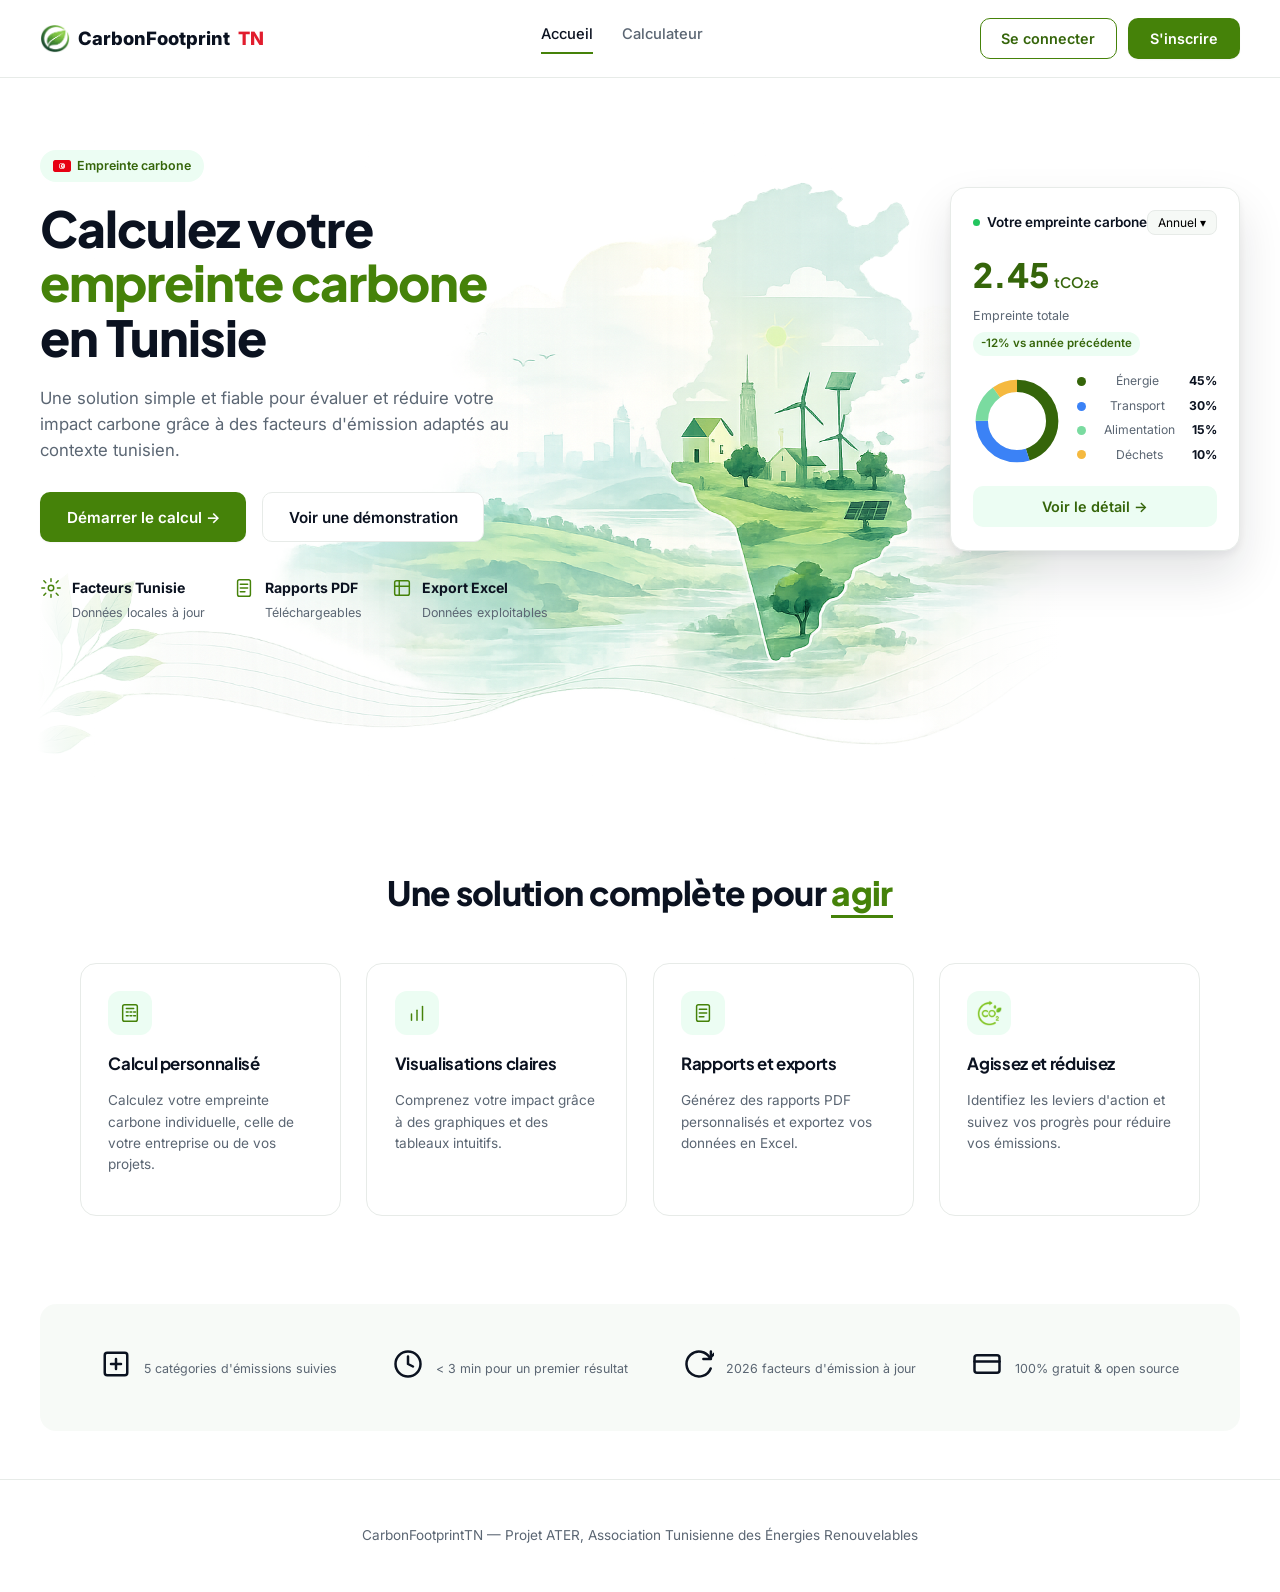
<file: index.html>
<!DOCTYPE html>
<html lang="fr">
<head>
<meta charset="UTF-8">
<meta name="viewport" content="width=device-width, initial-scale=1">
<title>CarbonFootprintTN — Calculez votre empreinte carbone</title>
<link rel="preconnect" href="https://fonts.googleapis.com">
<link href="https://fonts.googleapis.com/css2?family=Plus+Jakarta+Sans:wght@500;600;700;800&family=Inter:wght@400;500;600&display=swap" rel="stylesheet">
<link rel="stylesheet" href="css/home.css">
</head>
<body>

<header class="nav">
  <div class="nav__brand">
    <img src="assets/logo-icon.webp" class="brand-icon" alt="">
    CarbonFootprint<span class="text-red">TN</span>
  </div>
  <nav class="nav__links">
    <a href="index.html" class="active">Accueil</a>
    <a href="calculateur.html">Calculateur</a>
  </nav>
  <div class="nav__actions" id="navActions">
    <button class="btn btn--outline" id="loginBtn" onclick="window.location.href='connexion.html'">Se connecter</button>
    <button class="btn btn--primary" id="signupBtn" onclick="window.location.href='inscription.html'">S'inscrire</button>
  </div>
</header>

<section class="hero">
  <div class="hero__bg" aria-hidden="true"><img src="assets/hero-illustration.png" alt=""></div>
  <div class="hero__left">
    <span class="eyebrow-pill">
      <svg viewBox="0 0 24 16" class="flag-icon" aria-hidden="true" xmlns="http://www.w3.org/2000/svg">
        <rect width="24" height="16" rx="2" fill="#E70013"/>
        <circle cx="12" cy="8" r="4" fill="#fff"/>
        <circle cx="12" cy="8" r="3.2" fill="#E70013"/>
        <circle cx="13" cy="8" r="2.6" fill="#fff"/>
        <path d="M13 6.2 l 1.06 3.26 -2.77 -2.02 h 3.42 l -2.77 2.02 z" fill="#E70013"/>
      </svg>
      Empreinte carbone
    </span>
    <h1>Calculez votre<br><span class="text-green">empreinte carbone</span><br>en Tunisie</h1>
    <p class="hero__lead">
      Une solution simple et fiable pour évaluer et réduire votre impact carbone
      grâce à des facteurs d'émission adaptés au contexte tunisien.
    </p>
    <div class="hero__actions">
      <button class="btn btn--primary btn--lg" id="startBtn">Démarrer le calcul →</button>
      <button class="btn btn--ghost btn--lg" id="demoBtn">Voir une démonstration</button>
    </div>
    <p class="hero__hint hidden" id="authHint">🔒 La connexion arrive à la prochaine étape.</p>

    <div class="hero__features">
      <div class="feature-mini">
        <svg viewBox="0 0 24 24" class="icon-line"><circle cx="12" cy="12" r="3"/><path d="M12 2v3M12 19v3M4.2 4.2l2.1 2.1M17.7 17.7l2.1 2.1M2 12h3M19 12h3M4.2 19.8l2.1-2.1M17.7 6.3l2.1-2.1"/></svg>
        <div><strong>Facteurs Tunisie</strong><span>Données locales à jour</span></div>
      </div>
      <div class="feature-mini">
        <svg viewBox="0 0 24 24" class="icon-line"><rect x="5" y="3" width="14" height="18" rx="2"/><path d="M8 8h8M8 12h8M8 16h5"/></svg>
        <div><strong>Rapports PDF</strong><span>Téléchargeables</span></div>
      </div>
      <div class="feature-mini">
        <svg viewBox="0 0 24 24" class="icon-line"><rect x="4" y="4" width="16" height="16" rx="2"/><path d="M4 10h16M9 4v16"/></svg>
        <div><strong>Export Excel</strong><span>Données exploitables</span></div>
      </div>
    </div>
  </div>

  <div class="hero__right">
    <div class="dashboard-card reveal" id="heroCard">
      <div class="dashboard-card__header">
        <span><i class="live-dot"></i>Votre empreinte carbone</span>
        <button class="dropdown-mini" id="periodToggle" type="button">Annuel ▾</button>
      </div>
      <div class="dashboard-card__value"><span id="heroValue">0.00</span><small>tCO₂e</small></div>
      <div class="dashboard-card__sub">
        <span id="heroSubLabel">Empreinte totale</span>
        <span class="badge badge--down" id="heroBadge">-12% vs année précédente</span>
      </div>

      <div class="dashboard-card__chart">
        <svg viewBox="0 0 100 100" class="donut-svg">
          <circle cx="50" cy="50" r="40" fill="none" stroke="#EEF2EE" stroke-width="14"/>
          <g transform="rotate(-90 50 50)">
            <circle cx="50" cy="50" r="40" fill="none" stroke="#35650A" stroke-width="14" stroke-dasharray="0 251.2" id="segEnergie"/>
            <circle cx="50" cy="50" r="40" fill="none" stroke="#3B82F6" stroke-width="14" stroke-dasharray="0 251.2" id="segTransport"/>
            <circle cx="50" cy="50" r="40" fill="none" stroke="#7ADBA0" stroke-width="14" stroke-dasharray="0 251.2" id="segAlimentation"/>
            <circle cx="50" cy="50" r="40" fill="none" stroke="#F5B93F" stroke-width="14" stroke-dasharray="0 251.2" id="segDechets"/>
          </g>
        </svg>
        <ul class="legend">
          <li><i class="dot dot--1"></i>Énergie <b id="pctEnergie">45%</b></li>
          <li><i class="dot dot--2"></i>Transport <b id="pctTransport">30%</b></li>
          <li><i class="dot dot--3"></i>Alimentation <b id="pctAlimentation">15%</b></li>
          <li><i class="dot dot--4"></i>Déchets <b id="pctDechets">10%</b></li>
        </ul>
      </div>
      <button class="btn btn--block" id="heroDetailBtn">Voir le détail →</button>
    </div>
  </div>
</section>

<section class="solution reveal">
  <h2>Une solution complète pour <span class="text-green underline">agir</span></h2>
  <div class="solution__grid">
    <article class="feature-card reveal">
      <div class="feature-card__icon">
        <svg viewBox="0 0 24 24" class="icon-line icon-line--onbrand"><rect x="4" y="3" width="16" height="18" rx="2"/><path d="M8 7h8M8 11h2M12 11h2M16 11h2M8 15h2M12 15h2M16 15h2"/></svg>
      </div>
      <h3>Calcul personnalisé</h3>
      <p>Calculez votre empreinte carbone individuelle, celle de votre entreprise ou de vos projets.</p>
    </article>
    <article class="feature-card reveal">
      <div class="feature-card__icon">
        <svg viewBox="0 0 24 24" class="icon-line icon-line--onbrand"><line x1="6" y1="20" x2="6" y2="13"/><line x1="12" y1="20" x2="12" y2="9"/><line x1="18" y1="20" x2="18" y2="5"/></svg>
      </div>
      <h3>Visualisations claires</h3>
      <p>Comprenez votre impact grâce à des graphiques et des tableaux intuitifs.</p>
    </article>
    <article class="feature-card reveal">
      <div class="feature-card__icon">
        <svg viewBox="0 0 24 24" class="icon-line icon-line--onbrand"><rect x="5" y="3" width="14" height="18" rx="2"/><path d="M8 8h8M8 12h8M8 16h5"/></svg>
      </div>
      <h3>Rapports et exports</h3>
      <p>Générez des rapports PDF personnalisés et exportez vos données en Excel.</p>
    </article>
    <article class="feature-card reveal">
      <div class="feature-card__icon">
        <img src="assets/co2-icon.webp" class="icon-line icon-line--onbrand icon-img" alt="">
      </div>
      <h3>Agissez et réduisez</h3>
      <p>Identifiez les leviers d'action et suivez vos progrès pour réduire vos émissions.</p>
    </article>
  </div>
</section>

<section class="stats-bar reveal">
  <div class="stat-item">
    <div class="stat-item__icon">
      <svg viewBox="0 0 24 24" fill="none" stroke="currentColor" stroke-width="2" stroke-linecap="round" stroke-linejoin="round">
        <rect x="3" y="3" width="18" height="18" rx="2" ry="2"/>
        <line x1="12" y1="8" x2="12" y2="16"/>
        <line x1="8" y1="12" x2="16" y2="12"/>
      </svg>
    </div>
    <div class="stat-item__content">
      <span class="stat-item__number">5</span>
      <span class="stat-item__label">catégories d'émissions suivies</span>
    </div>
  </div>

  <div class="stat-item">
    <div class="stat-item__icon">
      <svg viewBox="0 0 24 24" fill="none" stroke="currentColor" stroke-width="2" stroke-linecap="round" stroke-linejoin="round">
        <circle cx="12" cy="12" r="10"/>
        <polyline points="12 6 12 12 16 14"/>
      </svg>
    </div>
    <div class="stat-item__content">
      <span class="stat-item__number">&lt; 3 min</span>
      <span class="stat-item__label">pour un premier résultat</span>
    </div>
  </div>

  <div class="stat-item">
    <div class="stat-item__icon">
      <svg viewBox="0 0 24 24" fill="none" stroke="currentColor" stroke-width="2" stroke-linecap="round" stroke-linejoin="round">
        <path d="M21.5 2v6h-6"/>
        <path d="M21.34 15.57a10 10 0 1 1-.57-8.38l5.67-5.67"/>
      </svg>
    </div>
    <div class="stat-item__content">
      <span class="stat-item__number">2026</span>
      <span class="stat-item__label">facteurs d'émission à jour</span>
    </div>
  </div>

  <div class="stat-item">
    <div class="stat-item__icon">
      <svg viewBox="0 0 24 24" fill="none" stroke="currentColor" stroke-width="2" stroke-linecap="round" stroke-linejoin="round">
        <rect x="2" y="5" width="20" height="14" rx="2"/>
        <line x1="2" y1="10" x2="22" y2="10"/>
      </svg>
    </div>
    <div class="stat-item__content">
      <span class="stat-item__number">100%</span>
      <span class="stat-item__label">gratuit &amp; open source</span>
    </div>
  </div>
</section>

<footer>
  <p>CarbonFootprintTN — Projet ATER, Association Tunisienne des Énergies Renouvelables</p>
</footer>

<script src="js/session.js"></script>
<script src="js/home.js"></script>
</body>
</html>
</file>
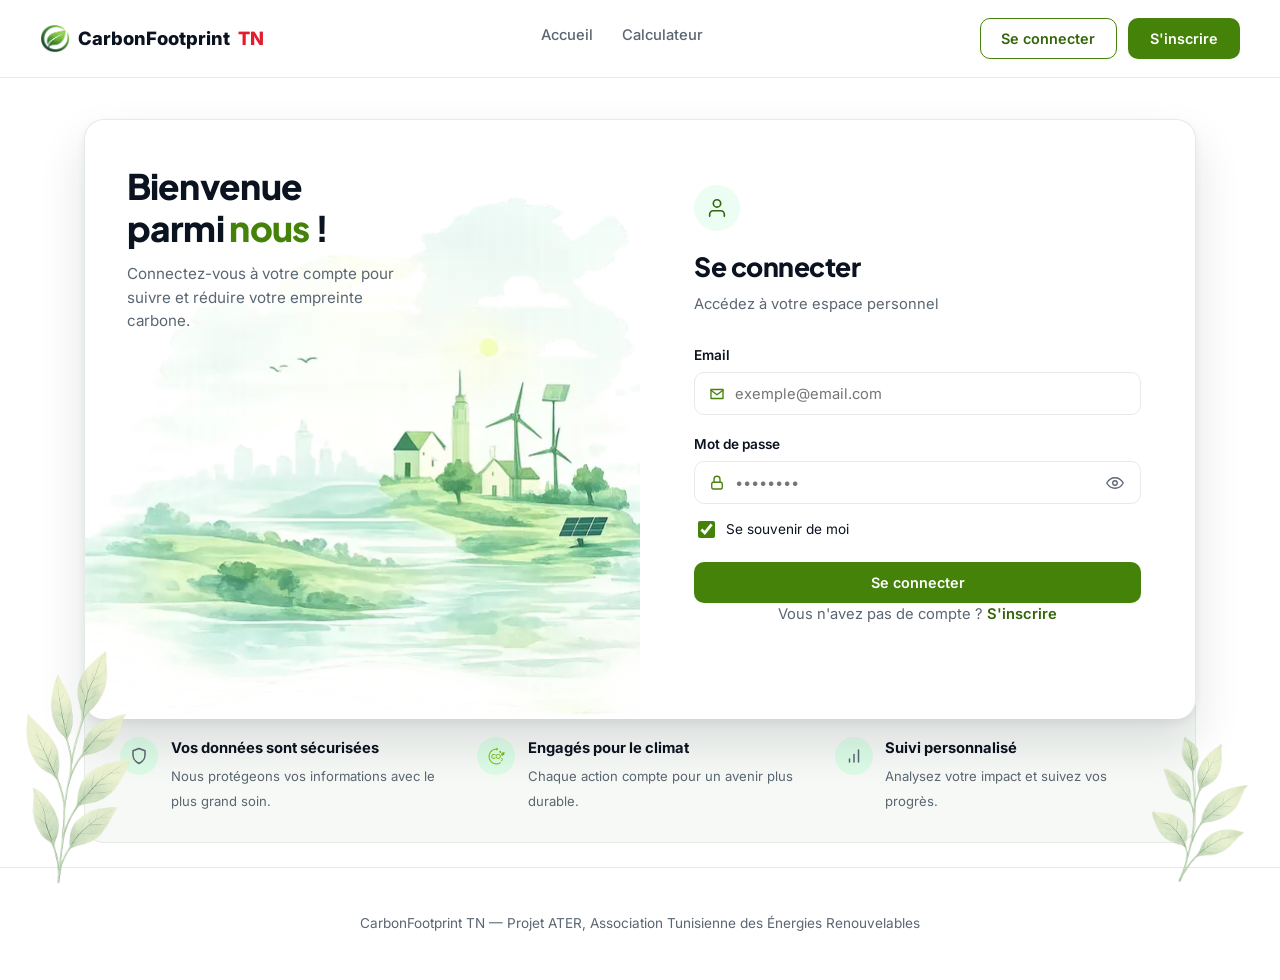
<file: calculateur.html>
<!DOCTYPE html>
<html lang="fr">
<head>
<meta charset="UTF-8">
<meta name="viewport" content="width=device-width, initial-scale=1">
<title>Calculateur — CarbonFootprint TN</title>
<link rel="preconnect" href="https://fonts.googleapis.com">
<link href="https://fonts.googleapis.com/css2?family=Plus+Jakarta+Sans:wght@600;700;800&family=Inter:wght@400;500;600&display=swap" rel="stylesheet">
<link rel="stylesheet" href="css/home.css">
<link rel="stylesheet" href="css/calculator.css">
</head>
<body class="app">

<div class="app-shell">

  <aside class="sidebar">
    <div class="sidebar__brand">
      <img src="assets/logo-icon.webp" class="brand-icon" alt="">
      CarbonFootprint<span class="text-red">TN</span>
    </div>
    <nav class="sidebar__nav">
      <a href="calculateur.html" class="sidebar__link is-active">
        <svg class="icon-line" viewBox="0 0 24 24"><rect x="4" y="4" width="16" height="16" rx="2"/><path d="M8 9h8M8 13h8M8 17h4"/></svg>
        Calculateur
      </a>
      <a href="#" class="sidebar__link" id="historyLink">
        <svg class="icon-line" viewBox="0 0 24 24"><circle cx="12" cy="12" r="9"/><path d="M12 7v5l3 3"/></svg>
        Historique
      </a>
    </nav>

    <div class="sidebar__help">
      <img src="assets/co2-icon.webp" class="icon-line icon-img" alt="">
      <strong>Besoin d'aide ?</strong>
      <span>Les facteurs d'émission utilisés sont détaillés dans le rapport PDF de chaque calcul.</span>
    </div>

    <button class="sidebar__logout" id="logoutBtn">
      <svg class="icon-line" viewBox="0 0 24 24"><path d="M9 21H5a2 2 0 0 1-2-2V5a2 2 0 0 1 2-2h4"/><path d="M16 17l5-5-5-5M21 12H9"/></svg>
      Déconnexion
    </button>
  </aside>

  <div class="app-main">
    <header class="app-topbar">
      <a href="index.html" class="app-topbar__link">Accueil</a>
      <div class="app-topbar__actions">
        <div class="account" id="accountMenu">
          <button class="account__trigger" id="accountTrigger">
            <span class="account__avatar" id="accountAvatar">--</span>
            <span id="accountName">Mon compte</span>
            <svg viewBox="0 0 24 24" class="icon-line account__chevron"><path d="M6 9l6 6 6-6"/></svg>
          </button>
          <div class="account__menu hidden" id="accountDropdown">
            <button type="button" id="logoutBtn2">Se déconnecter</button>
          </div>
        </div>
      </div>
    </header>

    <div class="app-content">
      <div class="app-content__main">

        <h1>Calculateur d'empreinte carbone</h1>
        <p class="app-subtitle">Répondez aux questions ci-dessous pour estimer votre empreinte carbone. Les facteurs d'émission utilisés sont adaptés au contexte tunisien.</p>

        <div class="toolbar">
          <div class="profile-toggle" id="profileToggle">
            <button type="button" class="profile-toggle__btn is-active" data-value="individu">Individu</button>
            <button type="button" class="profile-toggle__btn" data-value="entreprise">Entreprise</button>
            <button type="button" class="profile-toggle__btn" data-value="projet">Projet</button>
          </div>
          <input type="text" id="label" class="label-input" placeholder="Nom du calcul (optionnel)">
        </div>

        <div class="stepper" id="stepper"></div>

        <form id="calcForm">

          <section class="q-card" id="questionCard"></section>

          <section class="q-card hidden" id="resultsCard">
            <div class="q-card__header">
              <div class="wizard-question__icon-chip"><svg class="q-card__icon" viewBox="0 0 24 24"><line x1="6" y1="20" x2="6" y2="13"/><line x1="12" y1="20" x2="12" y2="9"/><line x1="18" y1="20" x2="18" y2="5"/></svg></div>
              <div><h2>Résultats</h2><p>Le détail de votre empreinte carbone estimée</p></div>
            </div>
            <div id="resultsPlaceholder" class="results-placeholder">Cliquez sur "Calculer mon empreinte" pour voir votre résultat détaillé.</div>
            <div id="resultsDetail" class="hidden">
              <table id="breakdownTable">
                <thead><tr><th>Catégorie</th><th>kg CO₂e</th><th>%</th></tr></thead>
                <tbody></tbody>
              </table>
              <p class="advice" id="advice"></p>
              <div class="results-actions">
                <button class="btn btn--outline" id="downloadPdfBtn" type="button">
  📄 Télécharger le rapport PDF
</button>

<button class="btn btn--outline" id="downloadExcelBtn" type="button">
  📊 Exporter en Excel
</button>
              </div>
            </div>
          </section>

        </form>

        <div class="q-card__note trust-note">🛡️ Vos données sont sécurisées et utilisées uniquement pour le calcul de votre empreinte carbone.</div>

        <div class="wizard__nav">
          <button type="button" class="btn btn--ghost" id="prevBtn">← Précédent</button>
          <button type="button" class="btn btn--primary" id="nextBtn">Suivant →</button>
        </div>

      </div>

      <aside class="app-content__side">
        <div class="recap-card">
          <div class="recap-card__header">
            <span>Récapitulatif</span>
            <span class="badge badge--live" id="recapBadge">En cours</span>
          </div>
          <div class="recap-card__progress-row">
            <span>Progression</span>
            <span id="recapProgress">1 / 5</span>
          </div>
          <div class="wizard__progress"><div class="wizard__progress-bar" id="progressBar"></div></div>

          <p class="recap-card__label">Émissions estimées</p>
          <div class="recap-card__value"><span id="liveTotal">0</span><small>tCO₂e</small></div>
          <p class="recap-card__sub" id="recapSub">Estimation partielle</p>

          <div class="recap-card__chart">
            <svg viewBox="0 0 100 100" class="donut-svg" id="liveDonut">
              <circle cx="50" cy="50" r="40" fill="none" stroke="#EEF2EE" stroke-width="14"/>
            </svg>
            <ul class="legend" id="liveLegend"></ul>
          </div>
          <button type="button" class="btn btn--block" id="viewDetailBtn" disabled>Voir le détail →</button>
        </div>

        <div class="tip-card">
          <img src="assets/co2-icon.webp" class="icon-line icon-img" alt="">
          <strong>Chaque geste compte !</strong>
          <span>Ensemble, réduisons notre impact pour un avenir durable en Tunisie.</span>
        </div>
      </aside>
    </div>
  </div>
</div>

<div class="modal hidden" id="historyModal">
  <div class="modal__backdrop" id="historyBackdrop"></div>
  <div class="modal__panel">
    <div class="modal__header">
      <h2>Historique des calculs</h2>
      <button type="button" class="modal__close" id="historyCloseBtn" aria-label="Fermer">✕</button>
    </div>
    <div class="modal__body" id="historyBody">
      <p class="results-placeholder">Chargement…</p>
    </div>
  </div>
</div>

<script src="js/session.js"></script>
<script src="js/calculator.js"></script>
</body>
</html>
</file>
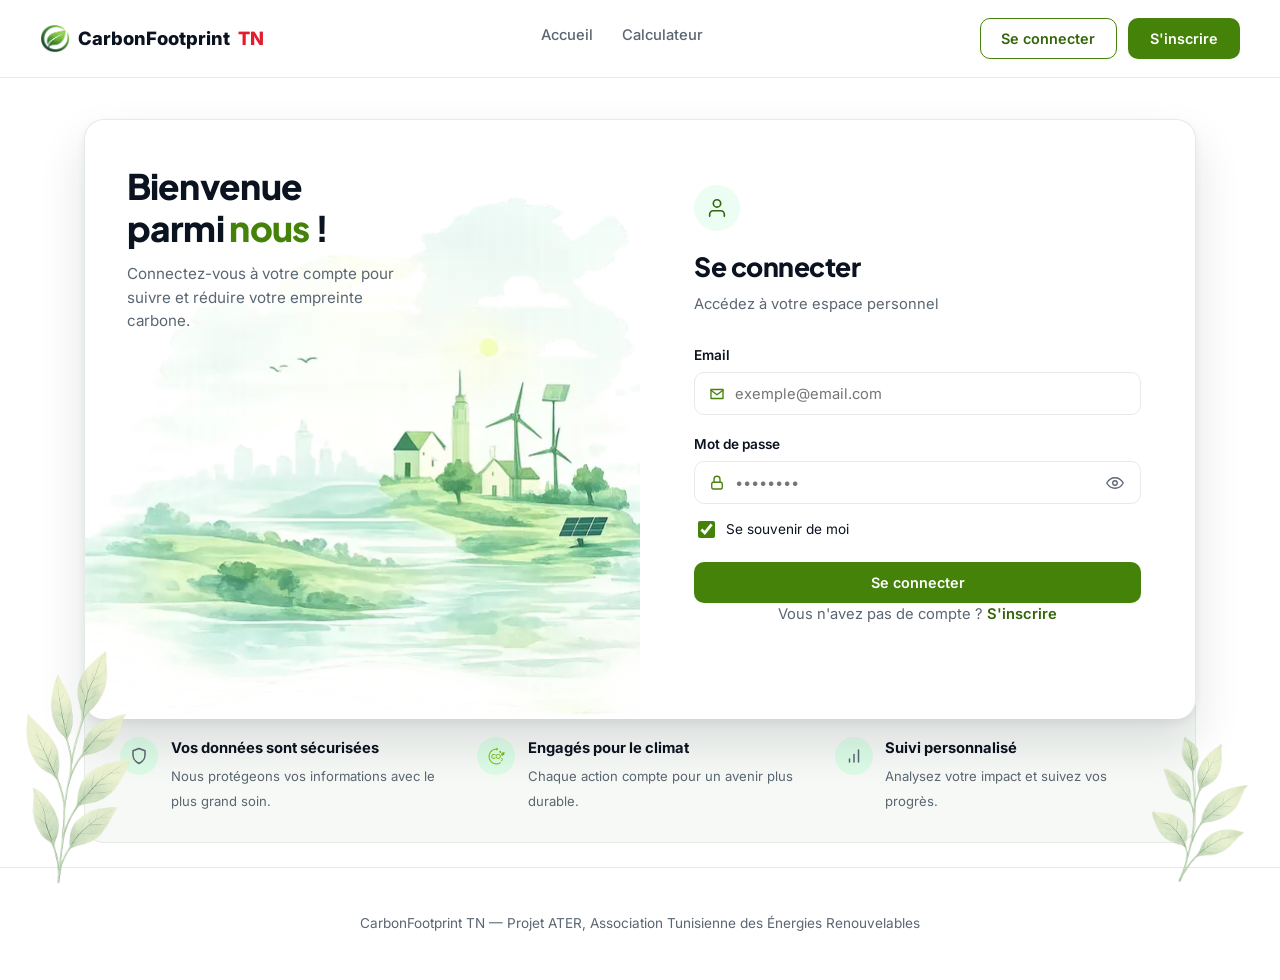
<file: connexion.html>
<!DOCTYPE html>
<html lang="fr">
<head>
<meta charset="UTF-8">
<meta name="viewport" content="width=device-width, initial-scale=1">
<title>Se connecter — CarbonFootprint TN</title>
<link rel="preconnect" href="https://fonts.googleapis.com">
<link href="https://fonts.googleapis.com/css2?family=Plus+Jakarta+Sans:wght@500;600;700;800&family=Inter:wght@400;500;600&display=swap" rel="stylesheet">
<link rel="stylesheet" href="css/home.css">
<link rel="stylesheet" href="css/auth.css">
<link rel="stylesheet" href="css/login.css">
</head>
<body class="auth-page-body">

<header class="nav">
  <div class="nav__brand">
    <img src="assets/logo-icon.webp" class="brand-icon" alt="">
    CarbonFootprint<span class="text-red">TN</span>
  </div>
  <nav class="nav__links">
    <a href="index.html">Accueil</a>
    <a href="calculateur.html">Calculateur</a>
  </nav>
  <div class="nav__actions">
    <button class="btn btn--outline" id="loginBtn">Se connecter</button>
    <button class="btn btn--primary" id="signupBtn" onclick="window.location.href='inscription.html'">S'inscrire</button>
  </div>
</header>

<main class="login-wrap">

  <img class="corner-leaf corner-leaf--left" src="assets/leaf-left.webp" alt="" aria-hidden="true">
  <img class="corner-leaf corner-leaf--right" src="assets/leaf-right.webp" alt="" aria-hidden="true">

  <div class="login-panel">

    <!-- Colonne illustration + accroche -->
    <div class="login-panel__illustration">
      <h1>Bienvenue<br>parmi <span class="text-green">nous</span> !</h1>
      <p>Connectez-vous à votre compte pour suivre et réduire votre empreinte carbone.</p>
    </div>

    <!-- Colonne formulaire -->
    <div class="login-panel__form">
      <div class="auth-icon-badge">
        <svg viewBox="0 0 24 24" fill="none" stroke="currentColor" stroke-width="1.8" stroke-linecap="round" stroke-linejoin="round"><path d="M20 21v-2a4 4 0 0 0-4-4H8a4 4 0 0 0-4 4v2"/><circle cx="12" cy="7" r="4"/></svg>
      </div>
      <h1>Se connecter</h1>
      <p>Accédez à votre espace personnel</p>

      <div class="form-banner form-banner--error" id="formError" role="alert">
        <svg viewBox="0 0 24 24" fill="none" stroke="currentColor" stroke-width="1.8" stroke-linecap="round" stroke-linejoin="round"><circle cx="12" cy="12" r="9"/><line x1="12" y1="8" x2="12" y2="13"/><line x1="12" y1="16" x2="12.01" y2="16"/></svg>
        <span id="formErrorText">Email ou mot de passe incorrect.</span>
      </div>

      <form id="loginForm" novalidate>
        <div class="field" id="emailField">
          <label for="email">Email</label>
          <div class="field__control">
            <svg class="field-icon" viewBox="0 0 24 24" fill="none" stroke="currentColor" stroke-width="1.8" stroke-linecap="round" stroke-linejoin="round"><path d="M4 6h16v12H4z"/><path d="m4 7 8 6 8-6"/></svg>
            <input type="email" id="email" name="email" placeholder="exemple@email.com" autocomplete="email" required>
          </div>
          <p class="field__error">Veuillez saisir une adresse email valide.</p>
        </div>

        <div class="field" id="passwordField">
          <label for="password">Mot de passe</label>
          <div class="field__control">
            <svg class="field-icon" viewBox="0 0 24 24" fill="none" stroke="currentColor" stroke-width="1.8" stroke-linecap="round" stroke-linejoin="round"><rect x="5" y="11" width="14" height="9" rx="2"/><path d="M8 11V7a4 4 0 0 1 8 0v4"/></svg>
            <input type="password" id="password" name="password" class="has-toggle" placeholder="••••••••" autocomplete="current-password" required>
            <button type="button" class="field__toggle" data-toggle-for="password" aria-label="Afficher le mot de passe">
              <svg viewBox="0 0 24 24" fill="none" stroke="currentColor" stroke-width="1.8" stroke-linecap="round" stroke-linejoin="round"><path d="M1 12s4-7 11-7 11 7 11 7-4 7-11 7-11-7-11-7z"/><circle cx="12" cy="12" r="3"/></svg>
            </button>
          </div>
          <p class="field__error">Veuillez saisir votre mot de passe.</p>
        </div>

        <div class="field-row">
          <label class="checkbox-inline">
            <input type="checkbox" id="rememberMe" name="rememberMe" checked>
            Se souvenir de moi
          </label>
        </div>

        <button type="submit" class="btn btn--primary auth-submit" id="submitBtn">
          <span class="spinner"></span>
          <span class="auth-submit__label">Se connecter</span>
        </button>
      </form>

      <p class="auth-switch">Vous n'avez pas de compte ? <a href="inscription.html">S'inscrire</a></p>
    </div>

  </div>

  <div class="trust-bar">
    <div class="trust-item">
      <span class="trust-item__icon">
        <svg viewBox="0 0 24 24" fill="none" stroke="currentColor" stroke-width="2" stroke-linecap="round" stroke-linejoin="round"><path d="M12 22s8-4 8-11V5l-8-3-8 3v6c0 7 8 11 8 11z"/></svg>
      </span>
      <div>
        <strong>Vos données sont sécurisées</strong>
        <span>Nous protégeons vos informations avec le plus grand soin.</span>
      </div>
    </div>
    <div class="trust-item">
      <span class="trust-item__icon">
        <img src="assets/co2-icon.webp" class="icon-img" alt="">
      </span>
      <div>
        <strong>Engagés pour le climat</strong>
        <span>Chaque action compte pour un avenir plus durable.</span>
      </div>
    </div>
    <div class="trust-item">
      <span class="trust-item__icon">
        <svg viewBox="0 0 24 24" fill="none" stroke="currentColor" stroke-width="2" stroke-linecap="round" stroke-linejoin="round"><line x1="12" y1="20" x2="12" y2="10"/><line x1="18" y1="20" x2="18" y2="4"/><line x1="6" y1="20" x2="6" y2="16"/></svg>
      </span>
      <div>
        <strong>Suivi personnalisé</strong>
        <span>Analysez votre impact et suivez vos progrès.</span>
      </div>
    </div>
  </div>

</main>

<footer>
  <p>CarbonFootprint TN — Projet ATER, Association Tunisienne des Énergies Renouvelables</p>
</footer>

<script src="js/session.js"></script>
<script src="js/login.js"></script>
</body>
</html>
</file>
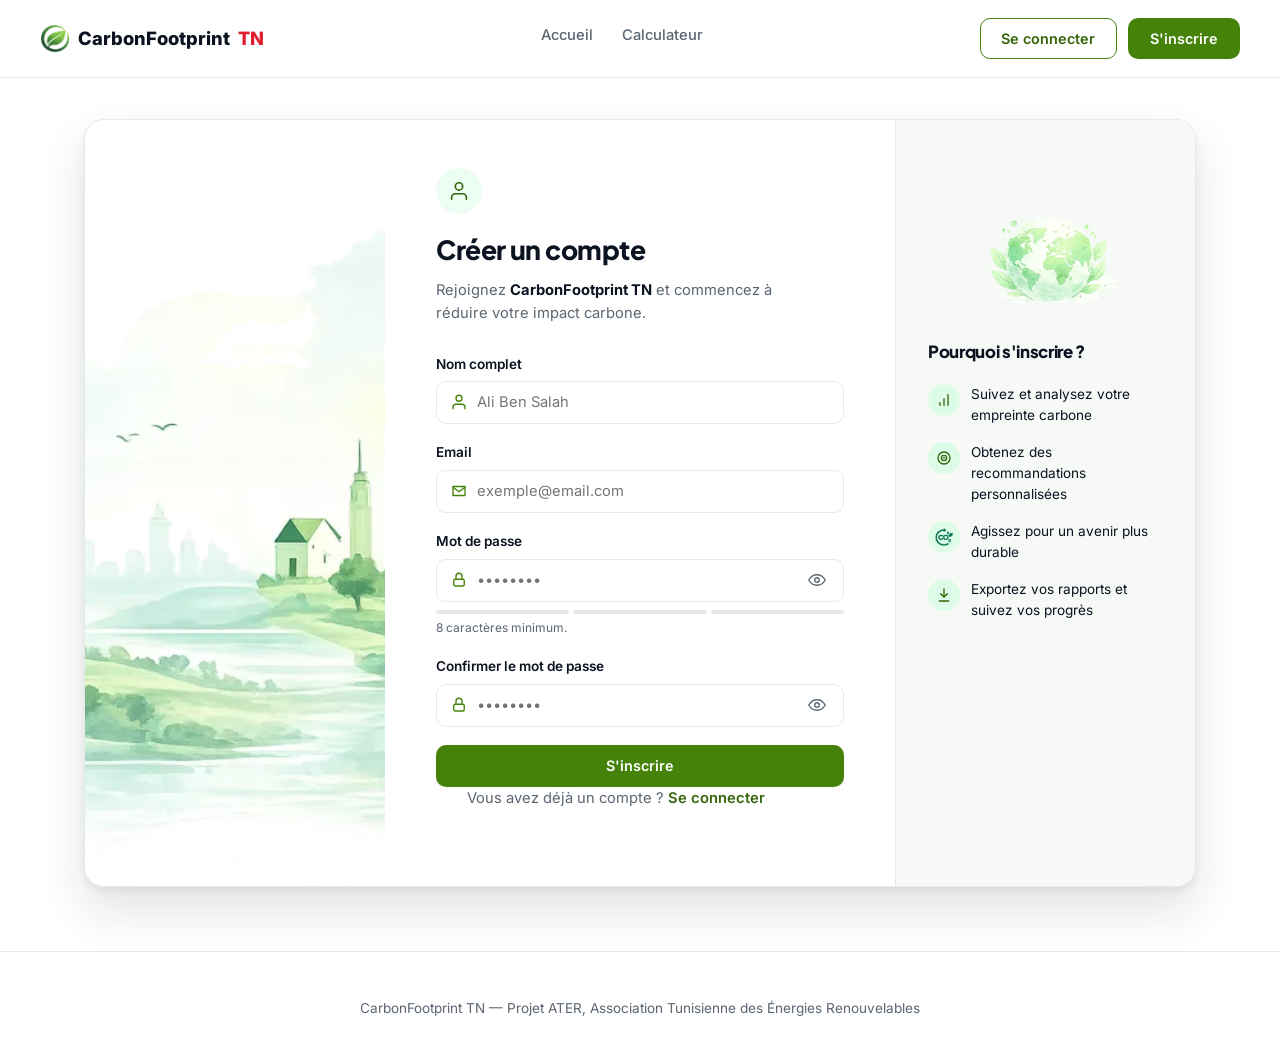
<file: inscription.html>
<!DOCTYPE html>
<html lang="fr">
<head>
<meta charset="UTF-8">
<meta name="viewport" content="width=device-width, initial-scale=1">
<title>S'inscrire — CarbonFootprint TN</title>
<link rel="preconnect" href="https://fonts.googleapis.com">
<link href="https://fonts.googleapis.com/css2?family=Plus+Jakarta+Sans:wght@500;600;700;800&family=Inter:wght@400;500;600&display=swap" rel="stylesheet">
<link rel="stylesheet" href="css/home.css">
<link rel="stylesheet" href="css/auth.css">
</head>
<body class="auth-page-body">

<header class="nav">
  <div class="nav__brand">
    <img src="assets/logo-icon.webp" class="brand-icon" alt="">
    CarbonFootprint<span class="text-red">TN</span>
  </div>
  <nav class="nav__links">
    <a href="index.html">Accueil</a>
    <a href="calculateur.html">Calculateur</a>
  </nav>
  <div class="nav__actions">
    <button class="btn btn--outline" id="loginBtn">Se connecter</button>
    <button class="btn btn--primary" id="signupBtn">S'inscrire</button>
  </div>
</header>

<main class="auth-wrap">
  <div class="auth-panel">

    <!-- Colonne illustration -->
    <div class="auth-panel__illustration" role="presentation" aria-hidden="true"></div>

    <!-- Colonne formulaire -->
    <div class="auth-panel__form">
      <div class="auth-icon-badge">
        <svg viewBox="0 0 24 24" fill="none" stroke="currentColor" stroke-width="1.8" stroke-linecap="round" stroke-linejoin="round"><path d="M20 21v-2a4 4 0 0 0-4-4H8a4 4 0 0 0-4 4v2"/><circle cx="12" cy="7" r="4"/></svg>
      </div>
      <h1>Créer un compte</h1>
      <p>Rejoignez <strong>CarbonFootprint TN</strong> et commencez à réduire votre impact carbone.</p>

      <div class="form-banner form-banner--error" id="formError" role="alert">
        <svg viewBox="0 0 24 24" fill="none" stroke="currentColor" stroke-width="1.8" stroke-linecap="round" stroke-linejoin="round"><circle cx="12" cy="12" r="9"/><line x1="12" y1="8" x2="12" y2="13"/><line x1="12" y1="16" x2="12.01" y2="16"/></svg>
        <span id="formErrorText">Une erreur est survenue. Veuillez réessayer.</span>
      </div>

      <div class="form-banner form-banner--success" id="formSuccess" role="status">
        <svg viewBox="0 0 24 24" fill="none" stroke="currentColor" stroke-width="1.8" stroke-linecap="round" stroke-linejoin="round"><path d="M20 6 9 17l-5-5"/></svg>
        <span>Compte créé avec succès ! Redirection…</span>
      </div>

      <form id="signupForm" novalidate>
        <div class="field" id="fullNameField">
          <label for="fullName">Nom complet</label>
          <div class="field__control">
            <svg class="field-icon" viewBox="0 0 24 24" fill="none" stroke="currentColor" stroke-width="1.8" stroke-linecap="round" stroke-linejoin="round"><path d="M20 21v-2a4 4 0 0 0-4-4H8a4 4 0 0 0-4 4v2"/><circle cx="12" cy="7" r="4"/></svg>
            <input type="text" id="fullName" name="fullName" placeholder="Ali Ben Salah" autocomplete="name" required>
          </div>
          <p class="field__error">Veuillez saisir votre nom complet.</p>
        </div>

        <div class="field" id="emailField">
          <label for="email">Email</label>
          <div class="field__control">
            <svg class="field-icon" viewBox="0 0 24 24" fill="none" stroke="currentColor" stroke-width="1.8" stroke-linecap="round" stroke-linejoin="round"><path d="M4 4h16v16H4z" opacity="0"/><path d="M4 6h16v12H4z"/><path d="m4 7 8 6 8-6"/></svg>
            <input type="email" id="email" name="email" placeholder="exemple@email.com" autocomplete="email" required>
          </div>
          <p class="field__error">Veuillez saisir une adresse email valide.</p>
        </div>

        <div class="field" id="passwordField">
          <label for="password">Mot de passe</label>
          <div class="field__control">
            <svg class="field-icon" viewBox="0 0 24 24" fill="none" stroke="currentColor" stroke-width="1.8" stroke-linecap="round" stroke-linejoin="round"><rect x="5" y="11" width="14" height="9" rx="2"/><path d="M8 11V7a4 4 0 0 1 8 0v4"/></svg>
            <input type="password" id="password" name="password" class="has-toggle" placeholder="••••••••" autocomplete="new-password" minlength="8" required>
            <button type="button" class="field__toggle" data-toggle-for="password" aria-label="Afficher le mot de passe">
              <svg viewBox="0 0 24 24" fill="none" stroke="currentColor" stroke-width="1.8" stroke-linecap="round" stroke-linejoin="round"><path d="M1 12s4-7 11-7 11 7 11 7-4 7-11 7-11-7-11-7z"/><circle cx="12" cy="12" r="3"/></svg>
            </button>
          </div>
          <div class="password-strength" id="pwStrength" data-level="0">
            <i></i><i></i><i></i>
          </div>
          <p class="field__hint">8 caractères minimum.</p>
          <p class="field__error">Le mot de passe doit contenir au moins 8 caractères.</p>
        </div>

        <div class="field" id="confirmField">
          <label for="confirmPassword">Confirmer le mot de passe</label>
          <div class="field__control">
            <svg class="field-icon" viewBox="0 0 24 24" fill="none" stroke="currentColor" stroke-width="1.8" stroke-linecap="round" stroke-linejoin="round"><rect x="5" y="11" width="14" height="9" rx="2"/><path d="M8 11V7a4 4 0 0 1 8 0v4"/></svg>
            <input type="password" id="confirmPassword" name="confirmPassword" class="has-toggle" placeholder="••••••••" autocomplete="new-password" required>
            <button type="button" class="field__toggle" data-toggle-for="confirmPassword" aria-label="Afficher le mot de passe">
              <svg viewBox="0 0 24 24" fill="none" stroke="currentColor" stroke-width="1.8" stroke-linecap="round" stroke-linejoin="round"><path d="M1 12s4-7 11-7 11 7 11 7-4 7-11 7-11-7-11-7z"/><circle cx="12" cy="12" r="3"/></svg>
            </button>
          </div>
          <p class="field__error">Les mots de passe ne correspondent pas.</p>
        </div>

        <button type="submit" class="btn btn--primary auth-submit" id="submitBtn">
          <span class="spinner"></span>
          <span class="auth-submit__label">S'inscrire</span>
        </button>
      </form>

      <p class="auth-switch">Vous avez déjà un compte ? <a href="connexion.html">Se connecter</a></p>
    </div>

    <!-- Colonne bénéfices -->
    <div class="auth-panel__benefits">
      <img src="assets/auth-globe.webp" alt="Illustration d'un globe entouré de feuilles vertes">
      <h2>Pourquoi s'inscrire ?</h2>
      <ul class="benefit-list">
        <li>
          <span class="benefit-list__icon">
            <svg viewBox="0 0 24 24" fill="none" stroke="currentColor" stroke-width="2" stroke-linecap="round" stroke-linejoin="round"><line x1="12" y1="20" x2="12" y2="10"/><line x1="18" y1="20" x2="18" y2="4"/><line x1="6" y1="20" x2="6" y2="16"/></svg>
          </span>
          Suivez et analysez votre empreinte carbone
        </li>
        <li>
          <span class="benefit-list__icon">
            <svg viewBox="0 0 24 24" fill="none" stroke="currentColor" stroke-width="2" stroke-linecap="round" stroke-linejoin="round"><circle cx="12" cy="12" r="9"/><circle cx="12" cy="12" r="4"/><circle cx="12" cy="12" r=".5" fill="currentColor"/></svg>
          </span>
          Obtenez des recommandations personnalisées
        </li>
        <li>
          <span class="benefit-list__icon">
            <img src="assets/co2-icon.webp" class="icon-img" alt="CO2 Icon">
          </span>
          Agissez pour un avenir plus durable
        </li>
        <li>
          <span class="benefit-list__icon">
            <svg viewBox="0 0 24 24" fill="none" stroke="currentColor" stroke-width="2" stroke-linecap="round" stroke-linejoin="round"><path d="M12 3v12"/><path d="m7 10 5 5 5-5"/><path d="M5 21h14"/></svg>
          </span>
          Exportez vos rapports et suivez vos progrès
        </li>
      </ul>
    </div>

  </div>
</main>

<footer>
  <p>CarbonFootprint TN — Projet ATER, Association Tunisienne des Énergies Renouvelables</p>
</footer>
<script src="js/session.js"></script>
<script src="js/auth.js"></script>
</body>
</html>
</file>
<file: css/home.css>
:root{
  --green-600:#458209;
  --green-700:#35650A;
  --green-50:#ECFDF3;
  --green-100:#DCFCE7;
  --blue:#3B82F6;
  --light-green:#7ADBA0;
  --gold:#F5B93F;
  --red:#E11D2E;
  --ink:#0B1220;
  --ink-soft:#5B6673;
  --line:#E7EBE8;
  --paper:#FFFFFF;
  --bg-soft:#F6F9F6;
  --radius:16px;
  --shadow-sm:0 1px 2px rgba(16,24,32,.04);
  --shadow-md:0 1px 2px rgba(16,24,32,.04), 0 8px 24px rgba(16,24,32,.08);
  --shadow-lg:0 4px 8px rgba(16,24,32,.06), 0 24px 48px rgba(16,24,32,.12);
}

*{box-sizing:border-box;}
body{
  margin:0;color:var(--ink);font-family:'Inter',sans-serif;line-height:1.55;-webkit-font-smoothing:antialiased;overflow-x:hidden;
  background-color:var(--paper);
}
h1,h2,h3{font-family:'Plus Jakarta Sans',sans-serif;margin:0;letter-spacing:-0.02em;}
.hidden{display:none !important;}
.text-green{color:var(--green-600);}
.text-red{color:var(--red);}
.underline{border-bottom:3px solid var(--green-600);padding-bottom:2px;}
button{cursor:pointer;font-family:inherit;}
:focus-visible{outline:3px solid var(--gold);outline-offset:2px;}

.icon-line{width:22px;height:22px;fill:none;stroke:currentColor;stroke-width:1.6;stroke-linecap:round;stroke-linejoin:round;color:var(--green-600);}
.icon-line--solid{fill:currentColor;stroke:none;}
.icon-line--onbrand{color:#fff;width:22px;height:22px;}

/* NAV */
.nav{display:flex;align-items:center;justify-content:space-between;padding:1.1rem 2.5rem;border-bottom:1px solid var(--line);position:sticky;top:0;background:rgba(255,255,255,.9);backdrop-filter:blur(8px);z-index:10;}
.nav__brand{display:flex;align-items:center;gap:.5rem;font-weight:800;font-size:1.15rem;}
.brand-icon{width:30px;height:30px;object-fit:contain;}
.nav__links{display:flex;gap:1.8rem;font-size:.92rem;font-weight:500;}
.nav__links a{text-decoration:none;color:var(--ink-soft);padding-bottom:6px;transition:color .15s ease;}
.nav__links a:hover{color:var(--ink);}
.nav__links a.active{color:var(--ink);border-bottom:2px solid var(--green-600);}
.nav__actions{display:flex;gap:.7rem;}
@media (max-width:900px){.nav__links{display:none;}}

/* BUTTONS */
.btn{border-radius:10px;padding:.7rem 1.3rem;font-weight:600;font-size:.9rem;border:1px solid transparent;transition:transform .15s ease, box-shadow .15s ease, background .15s ease;}
.btn:hover{transform:translateY(-1px);}
.btn:disabled{opacity:.45;cursor:not-allowed;transform:none;}
.btn--primary{background:var(--green-600);color:#fff;box-shadow:var(--shadow-sm);}
.btn--primary:hover{background:#35650A;box-shadow:var(--shadow-md);}
.btn--outline{background:#fff;color:var(--green-700);border-color:var(--green-600);}
.btn--ghost{background:#fff;color:var(--ink);border-color:var(--line);}
.btn--lg{padding:.9rem 1.6rem;font-size:.95rem;}
.btn--block{width:100%;background:var(--green-50);color:var(--green-700);margin-top:1rem;}
.btn--block:hover{background:var(--green-100);}

/* HERO */
.hero{position:relative;height:auto;display:flex;gap:3.5rem;align-items:center;padding:4.5rem 2.5rem calc(9rem + 10px);max-width:1900px;margin:0 auto;flex-wrap:wrap;overflow:hidden;}
.hero::before{
  content:"";position:absolute;inset:0;z-index:0;pointer-events:none;
  background-image:
    linear-gradient(180deg, rgba(255,255,255,.40), rgba(255,255,255,.15) 45%, rgba(255,255,255,.2) 75%, #fff),
    linear-gradient(90deg, rgba(255,255,255,-10) 55%, rgba(255,255,255,.10) 82%, #fff 100%);
  background-repeat:no-repeat;
  background-size:cover, cover;
}
.hero__bg{
  position:absolute;
  right:3%;
  left: 3%;
  top:10%;
  bottom:0;
  width:80%;
  z-index:0;
  pointer-events:none;
  display:flex;
  align-items:center;
}
.hero__bg img{width:100%;height:auto;display:block;object-fit:contain;}
.hero__bg::after{
  content:"";position:absolute;inset:0;pointer-events:none;
  background-image:linear-gradient(90deg, #fff 0%, rgba(255,255,255,0) 18%, rgba(255,255,255,0) 82%, #fff 100%);
}
.hero__left{flex:1 1 460px;position:relative;z-index:2;}
.eyebrow-pill{display:inline-flex;align-items:center;background:var(--green-50);color:var(--green-700);font-size:.78rem;font-weight:600;padding:.4rem .8rem;border-radius:999px;margin-bottom:1.2rem;}
.flag-icon{width:18px;height:12px;margin-right:.4rem;border-radius:2px;flex-shrink:0;}
.hero h1{font-size:3.1rem;font-weight:800;line-height:1.1;margin-bottom:1.3rem;}
.hero__lead{color:var(--ink-soft);font-size:1.05rem;max-width:480px;margin-bottom:1.8rem;}
.hero__actions{display:flex;gap:1rem;flex-wrap:wrap;margin-bottom:.6rem;}
.hero__hint{color:var(--green-700);font-size:.85rem;margin-bottom:1.2rem;}

.hero__features{display:flex;gap:1.8rem;margin-top:2.2rem;flex-wrap:wrap;}
.feature-mini{display:flex;gap:.6rem;align-items:flex-start;}
.feature-mini svg{flex-shrink:0;}
.feature-mini strong{display:block;font-size:.88rem;}
.feature-mini span{font-size:.78rem;color:var(--ink-soft);}

.hero__right{
  flex:1 1 480px;
  position:relative;
  min-height:400px;
  z-index:2;
}

.dashboard-card{position:absolute;right:0;top:0;width:290px;background:#fff;border:1px solid var(--line);border-radius:var(--radius);padding:1.4rem;box-shadow:var(--shadow-lg);transition:transform .2s ease;z-index:3;}
.dashboard-card:hover{transform:translateY(-3px);}
.dashboard-card__header{display:flex;justify-content:space-between;align-items:center;font-size:.85rem;font-weight:600;margin-bottom:.8rem;}
.dropdown-mini{background:var(--bg-soft);border:1px solid var(--line);border-radius:8px;padding:.25rem .6rem;font-size:.75rem;}
.dashboard-card__value{font-family:'Plus Jakarta Sans',sans-serif;font-weight:800;font-size:2.1rem;color:var(--green-700);}
.dashboard-card__value small{font-size:.9rem;font-weight:600;margin-left:.2rem;}
.dashboard-card__sub{display:flex;flex-direction:column;gap:.4rem;font-size:.78rem;color:var(--ink-soft);margin:.4rem 0 1rem;}
.badge{align-self:flex-start;background:var(--green-50);color:var(--green-700);border-radius:999px;padding:.2rem .5rem;font-size:.72rem;font-weight:600;}
.dashboard-card__chart{display:flex;align-items:center;gap:1rem;}
.donut-svg{width:88px;height:88px;flex-shrink:0;}
.legend{list-style:none;margin:0;padding:0;font-size:.76rem;flex:1;}
.legend li{display:flex;align-items:center;gap:.4rem;justify-content:space-between;margin-bottom:.35rem;color:var(--ink-soft);}
.legend li b{color:var(--ink);}
.dot{width:9px;height:9px;border-radius:50%;display:inline-block;}
.dot--1{background:var(--green-700);}
.dot--2{background:var(--blue);}
.dot--3{background:var(--light-green);}
.dot--4{background:var(--gold);}

@media (max-width:1050px){
  .dashboard-card{position:static;margin-top:2rem;width:100%;max-width:340px;}
  .hero__right{min-height:auto;}
}

/* SOLUTION */
.solution{padding:5.5rem 2.5rem;max-width:1200px;margin:0 auto;text-align:center;position:relative;z-index:2;}
.solution h2{font-size:2.1rem;font-weight:800;margin-bottom:2.8rem;}
.solution__grid{display:grid;grid-template-columns:repeat(4,1fr);gap:1.6rem;text-align:left;}
@media (max-width:900px){.solution__grid{grid-template-columns:1fr 1fr;}}
@media (max-width:560px){.solution__grid{grid-template-columns:1fr;}}
.feature-card{background:var(--paper);border:1px solid var(--line);border-radius:var(--radius);padding:1.7rem;transition:box-shadow .2s ease, transform .2s ease;}
.feature-card:hover{box-shadow:var(--shadow-md);transform:translateY(-2px);}
.icon-img{object-fit:contain;}
.feature-card__icon{width:44px;height:44px;background:var(--green-50);border-radius:12px;display:flex;align-items:center;justify-content:center;margin-bottom:1rem;}
.feature-card__icon svg{color:var(--green-600);}
.feature-card__icon .icon-img{width:26px;height:26px;}
.feature-card h3{font-size:1.05rem;margin-bottom:.5rem;}
.feature-card p{font-size:.85rem;color:var(--ink-soft);}

/* STATS BAR */
.stats-bar{display:flex;flex-wrap:wrap;justify-content:center;gap:3.5rem;background:rgba(246,249,246,.8);padding:2.8rem 2rem;margin:0 2.5rem 3rem;border-radius:var(--radius);backdrop-filter:blur(2px);}
.stat-item{display:flex;align-items:center;gap:.8rem;}
.stat-item svg{width:30px;height:30px;flex-shrink:0;}
.stat-item strong{display:block;font-size:1.35rem;font-family:'Plus Jakarta Sans',sans-serif;font-weight:800;}
.stat-item span{font-size:.78rem;color:var(--ink-soft);}

footer{text-align:center;padding:2rem;color:var(--ink-soft);font-size:.85rem;border-top:1px solid var(--line);}

.donut-svg circle{transition:stroke-dasharray .9s cubic-bezier(.22,1,.36,1);}
.dashboard-card__value span{display:inline-block;transition:opacity .2s ease;}
.dashboard-card__header span{display:inline-flex;align-items:center;gap:.4rem;}
.live-dot{width:7px;height:7px;border-radius:50%;background:#22c55e;box-shadow:0 0 0 rgba(34,197,94,.6);animation:live-pulse 2s infinite;}
@keyframes live-pulse{0%{box-shadow:0 0 0 0 rgba(34,197,94,.5);}70%{box-shadow:0 0 0 6px rgba(34,197,94,0);}100%{box-shadow:0 0 0 0 rgba(34,197,94,0);}}
.dropdown-mini{cursor:pointer;}
.btn{transition:transform .18s ease, box-shadow .18s ease, background .18s ease;}
.btn:hover{transform:translateY(-2px);}
.btn:active{transform:translateY(0);}

@keyframes fade-in-up{from{opacity:0;transform:translateY(18px);}to{opacity:1;transform:none;}}
.hero__left{animation:fade-in-up .7s ease both;}
.hero__right{animation:fade-in-up .7s ease .15s both;}

.reveal{opacity:0;transform:translateY(16px);transition:opacity .6s ease,transform .6s ease;}
.reveal.is-visible{opacity:1;transform:none;}
.feature-card{transition:transform .25s ease, box-shadow .25s ease, opacity .6s ease, transform .6s ease;}
.feature-card:hover{transform:translateY(-4px);box-shadow:var(--shadow-md);}
.feature-card:nth-child(1){transition-delay:0s;}
.feature-card:nth-child(2){transition-delay:.1s;}
.feature-card:nth-child(3){transition-delay:.2s;}
.feature-card:nth-child(4){transition-delay:.3s;}
.feature-card__icon{transition:transform .25s ease;}
.feature-card:hover .feature-card__icon{transform:scale(1.08) rotate(-4deg);}
@media (prefers-reduced-motion: reduce){.reveal{opacity:1;transform:none;transition:none;}}

/* ENHANCED USER GREETING STYLES */
.nav__user {
  display: inline-flex;
  align-items: center;
  gap: 0.4rem;
  background: var(--green-50);
  border: 1px solid var(--green-100);
  color: var(--green-700);
  padding: 0.4rem 0.85rem;
  border-radius: 999px;
  font-size: 0.85rem;
  font-weight: 500;
  margin-right: 0.5rem;
  box-shadow: var(--shadow-sm);
  transition: background 0.15s ease, border-color 0.15s ease;
}

.nav__user:hover {
  background: var(--green-100);
  border-color: var(--green-600);
}

.nav__user strong {
  color: var(--green-700);
  font-weight: 700;
}

/* ================================================= */
/* MOBILE RESPONSIVE */
/* ================================================= */

@media screen and (max-width:768px){

.nav{
    padding:15px;
    flex-direction:column;
    gap:15px;
}

.nav__links{
    display:flex !important;
    gap:20px;
}

.nav__actions{
    width:100%;
    display:flex;
    flex-direction:column;
}

.nav__actions button{
    width:100%;
}

/* HERO */

.hero{

    flex-direction:column;
    padding:30px 20px;
    gap:40px;
}

.hero__left{

    width:100%;
    text-align:center;
}

.hero h1{

    font-size:2.1rem;
    line-height:1.2;
}

.hero__lead{

    max-width:100%;
}

.hero__actions{

    flex-direction:column;
}

.hero__actions .btn{

    width:100%;
}

.hero__features{

    justify-content:center;
}

.hero__right{

    width:100%;
    display:flex;
    justify-content:center;
}

.dashboard-card{

    position:relative;
    width:100%;
    max-width:380px;
    right:auto;
    top:auto;
}

/* image de fond */

.hero__bg{

    display:none;
}

/* solution */

.solution{

    padding:40px 20px;
}

.solution__grid{

    grid-template-columns:1fr;
}

/* statistiques */

.stats-bar{

    margin:20px;
    flex-direction:column;
    gap:20px;
}

.stat-item{

    justify-content:center;
    text-align:center;
}

footer{

    padding:25px;
}
}
@media (max-width:768px) {

    .hero {
        display: flex !important;
        flex-direction: column !important;
        align-items: center !important;
        justify-content: center !important;
        padding: 20px !important;
    }

    .hero__left {
        width: 100% !important;
        max-width: 100% !important;
        text-align: center !important;
    }

    .hero__right {
        width: 100% !important;
        display: flex !important;
        justify-content: center !important;
    }

    .dashboard-card {
        position: relative !important;
        right: auto !important;
        top: auto !important;
        margin: auto !important;
    }
}
</file>
<file: css/calculator.css>
body.app{background:var(--bg-soft);}

.app-shell{display:flex;min-height:100vh;}

/* SIDEBAR */
.sidebar{
  width:250px;flex-shrink:0;background:#fff;border-right:1px solid var(--line);
  display:flex;flex-direction:column;padding:1.6rem 1.2rem;position:sticky;top:0;height:100vh;
}
.sidebar__brand{display:flex;align-items:center;gap:.5rem;font-weight:800;font-size:1.05rem;margin-bottom:2rem;padding:0 .4rem;}
.sidebar__nav{display:flex;flex-direction:column;gap:.3rem;flex:1;}
.sidebar__link{
  display:flex;align-items:center;gap:.7rem;padding:.75rem .9rem;border-radius:10px;
  color:var(--ink-soft);text-decoration:none;font-size:.9rem;font-weight:500;transition:background .15s ease;
}
.sidebar__link:hover{background:var(--bg-soft);}
.sidebar__link.is-active{background:var(--green-50);color:var(--green-700);font-weight:700;}
.sidebar__link .icon-line{width:20px;height:20px;color:currentColor;}

.sidebar__help{
  background:var(--green-50);border-radius:14px;padding:1.1rem;margin:1.2rem 0;font-size:.85rem;
  display:flex;flex-direction:column;gap:.3rem;
}
.sidebar__help svg{width:22px;height:22px;color:var(--green-600);margin-bottom:.2rem;}
.sidebar__help span{color:var(--ink-soft);margin-bottom:.6rem;}

.sidebar__logout{
  display:flex;align-items:center;gap:.7rem;padding:.75rem .9rem;border:none;background:none;
  color:var(--ink-soft);font-size:.9rem;font-weight:500;cursor:pointer;border-radius:10px;
}
.sidebar__logout:hover{background:var(--bg-soft);}

/* TOPBAR */
.app-main{flex:1;min-width:0;}
.app-topbar{
  display:flex;justify-content:space-between;align-items:center;padding:1rem 2rem;
  background:#fff;border-bottom:1px solid var(--line);
}
.app-topbar__link{color:var(--ink-soft);text-decoration:none;font-size:.9rem;font-weight:500;}
.app-topbar__actions{display:flex;align-items:center;gap:.8rem;}
.icon-btn{width:38px;height:38px;border-radius:50%;border:1px solid var(--line);background:#fff;display:flex;align-items:center;justify-content:center;}
.icon-btn svg{width:19px;height:19px;color:var(--ink-soft);}

.account{position:relative;}
.account__trigger{display:flex;align-items:center;gap:.5rem;background:none;border:none;font-size:.88rem;font-weight:600;color:var(--ink);}
.account__avatar{width:32px;height:32px;border-radius:50%;background:var(--green-600);color:#fff;display:flex;align-items:center;justify-content:center;font-size:.78rem;font-weight:700;}
.account__chevron{width:16px;height:16px;color:var(--ink-soft);}
.account__menu{
  position:absolute;right:0;top:calc(100% + .6rem);background:#fff;border:1px solid var(--line);border-radius:12px;
  box-shadow:var(--shadow-lg);min-width:170px;padding:.4rem;z-index:20;
}
.account__menu button{display:block;width:100%;text-align:left;padding:.6rem .8rem;border:none;background:none;border-radius:8px;font-size:.85rem;color:var(--ink);}
.account__menu button:hover{background:var(--bg-soft);}

/* CONTENT */
.app-content{display:flex;gap:2rem;padding:2.2rem 2rem 4rem;max-width:1400px;margin:0 auto;align-items:flex-start;}
.app-content__main{flex:1;min-width:0;}
.app-content__side{width:320px;flex-shrink:0;display:flex;flex-direction:column;gap:1.4rem;}

.app-content__main h1{font-size:1.9rem;font-weight:800;margin-bottom:.4rem;}
.app-subtitle{color:var(--ink-soft);font-size:.92rem;margin-bottom:1.6rem;max-width:600px;}

.toolbar{display:flex;justify-content:space-between;align-items:center;gap:1rem;margin-bottom:1.8rem;flex-wrap:wrap;}
.profile-toggle{display:inline-flex;background:#fff;border:1px solid var(--line);border-radius:10px;padding:.25rem;}
.profile-toggle__btn{border:none;background:none;padding:.5rem 1rem;border-radius:7px;font-size:.85rem;font-weight:600;color:var(--ink-soft);}
.profile-toggle__btn.is-active{background:var(--green-600);color:#fff;}
.label-input{border:1px solid var(--line);border-radius:10px;padding:.6rem .9rem;font-size:.85rem;font-family:inherit;min-width:220px;}

/* STEPPER */
.stepper{display:flex;align-items:center;margin-bottom:1.8rem;}
.stepper__item{display:flex;align-items:center;gap:.6rem;flex:0 0 auto;}
.stepper__item:not(:last-child)::after{content:"";flex:1;min-width:24px;height:2px;background:var(--line);margin:0 .7rem;}
.stepper__circle{
  width:32px;height:32px;border-radius:50%;display:flex;align-items:center;justify-content:center;
  font-size:.82rem;font-weight:700;border:2px solid var(--line);color:var(--ink-soft);background:#fff;flex-shrink:0;
}
.stepper__label{font-size:.85rem;font-weight:600;color:var(--ink-soft);white-space:nowrap;}
.stepper__item--active .stepper__circle{background:var(--green-600);border-color:var(--green-600);color:#fff;}
.stepper__item--active .stepper__label{color:var(--ink);}
.stepper__item--done .stepper__circle{background:var(--green-50);border-color:var(--green-600);color:var(--green-700);}
@media (max-width:900px){.stepper__label{display:none;}}

/* QUESTION CARDS */
.q-card{background:#fff;border:1px solid var(--line);border-radius:var(--radius);padding:1.8rem;box-shadow:var(--shadow-sm);}
.q-card__header{display:flex;gap:1rem;align-items:center;margin-bottom:1.4rem;padding-bottom:1.2rem;border-bottom:1px solid var(--line);}
.q-card__icon{width:26px;height:26px;color:var(--green-600);fill:none;stroke:currentColor;stroke-width:1.6;stroke-linecap:round;stroke-linejoin:round;flex-shrink:0;margin-top:2px;}
.q-card__header h2{font-size:1.2rem;margin-bottom:.2rem;}
.q-card__header p{font-size:.85rem;color:var(--ink-soft);}

.q-card__note{font-size:.82rem;color:var(--ink-soft);background:var(--bg-soft);padding:.8rem 1rem;border-radius:10px;margin-top:1rem;}
.trust-note{margin-top:1rem;text-align:center;}

.results-placeholder{color:var(--ink-soft);font-size:.9rem;text-align:center;padding:2rem 0;}
table{width:100%;border-collapse:collapse;margin-top:.5rem;font-size:.9rem;}
th,td{text-align:left;padding:.5rem .4rem;border-bottom:1px solid var(--line);}
th{color:var(--ink-soft);font-weight:600;}
.advice{margin-top:1.2rem;padding:1rem 1.2rem;background:var(--bg-soft);border-left:4px solid var(--gold);border-radius:8px;font-size:.88rem;}

.wizard__nav{display:flex;justify-content:space-between;margin-top:1.4rem;}

/* RECAP SIDEBAR */
.recap-card{background:#fff;border:1px solid var(--line);border-radius:var(--radius);padding:1.5rem;box-shadow:var(--shadow-sm);}
.recap-card__header{display:flex;justify-content:space-between;align-items:center;font-weight:700;font-size:.95rem;margin-bottom:1.1rem;}
.badge--live{background:var(--green-50);color:var(--green-700);border-radius:999px;padding:.2rem .6rem;font-size:.72rem;font-weight:600;}
.recap-card__progress-row{display:flex;justify-content:space-between;font-size:.82rem;color:var(--ink-soft);margin-bottom:.4rem;}
.wizard__progress{height:6px;background:var(--line);border-radius:999px;overflow:hidden;margin-bottom:1.3rem;}
.wizard__progress-bar{height:100%;background:var(--green-600);border-radius:999px;transition:width .3s ease;}
.recap-card__label{font-size:.8rem;color:var(--ink-soft);margin-bottom:.2rem;}
.recap-card__value{font-family:'Plus Jakarta Sans',sans-serif;font-weight:800;color:var(--green-700);margin-bottom:.2rem;}
.recap-card__value #liveTotal{font-size:2.1rem;}
.recap-card__value small{font-size:.85rem;margin-left:.3rem;}
.recap-card__sub{font-size:.78rem;color:var(--ink-soft);margin-bottom:1.2rem;}

.recap-card__chart{display:flex;align-items:center;gap:1rem;margin-bottom:1.2rem;}
.donut-svg{width:88px;height:88px;flex-shrink:0;}
.legend{list-style:none;margin:0;padding:0;font-size:.76rem;flex:1;}
.legend li{display:flex;align-items:center;gap:.4rem;justify-content:space-between;margin-bottom:.3rem;color:var(--ink-soft);}
.legend li b{color:var(--ink);}
.legend .dot{width:8px;height:8px;border-radius:50%;display:inline-block;flex-shrink:0;}

.btn--block{width:100%;background:var(--green-50);color:var(--green-700);border:none;padding:.7rem;border-radius:10px;font-weight:600;font-size:.86rem;}
.btn--block:disabled{opacity:.5;cursor:not-allowed;}

.tip-card{
  background:linear-gradient(160deg,var(--green-50),#fff);border:1px solid var(--line);border-radius:var(--radius);
  padding:1.6rem;text-align:center;
}
.tip-card svg{width:34px;height:34px;color:var(--green-600);margin-bottom:.6rem;}
.tip-card strong{display:block;margin-bottom:.4rem;}
.tip-card span{font-size:.85rem;color:var(--ink-soft);}

.results-actions{display:flex;gap:.8rem;margin-top:1.2rem;flex-wrap:wrap;}
.results-actions .btn{text-decoration:none;display:inline-flex;align-items:center;gap:.4rem;}

/* WIZARD QUESTION (une question à la fois) */
.wizard-question__header{display:flex;gap:1rem;align-items:center;margin-bottom:.6rem;animation:q-fade-in .25s ease;}
.wizard-question__header .q-card__icon{width:24px;height:24px;margin-top:0;}
.wizard-question__header::before{content:"";display:none;}
.wizard-question__icon-chip{width:46px;height:46px;border-radius:13px;background:var(--green-50);display:flex;align-items:center;justify-content:center;flex-shrink:0;}
.wizard-question__header h2{font-size:1.25rem;line-height:1.35;}
.wizard-question__subtitle{font-size:.85rem;color:var(--ink-soft);margin:0 0 1.6rem;animation:q-fade-in .3s ease;}
.wizard-question__header + .wizard-question__subtitle{margin-top:-.2rem;}
@keyframes q-fade-in{from{opacity:0;transform:translateY(6px);}to{opacity:1;transform:translateY(0);}}

.bool-choice{display:flex;gap:1rem;margin-top:1rem;}
.bool-choice__btn{flex:1;padding:1rem;border-radius:12px;border:1.5px solid var(--line);background:#fff;font-weight:700;font-size:.95rem;color:var(--ink);cursor:pointer;transition:border-color .15s ease, background .15s ease, box-shadow .15s ease, transform .15s ease;}
.bool-choice__btn:hover{border-color:var(--green-600);box-shadow:var(--shadow-sm);transform:translateY(-1px);}
.bool-choice__btn.is-active{border-color:var(--green-600);background:var(--green-50);color:var(--green-700);box-shadow:0 0 0 3px var(--green-50);}

.choice-grid{display:grid;grid-template-columns:repeat(2, 1fr);gap:.8rem;margin-top:1rem;}
.choice-grid--1col{grid-template-columns:1fr;}
.choice-card{display:flex;align-items:center;gap:.7rem;padding:.9rem 1.1rem;border-radius:12px;border:1.5px solid var(--line);background:#fff;font-weight:600;font-size:.9rem;color:var(--ink);text-align:left;cursor:pointer;transition:border-color .15s ease, background .15s ease, box-shadow .15s ease, transform .15s ease;}
.choice-card:hover{border-color:var(--green-600);box-shadow:var(--shadow-sm);transform:translateY(-1px);}
.choice-card.is-active{border-color:var(--green-600);background:var(--green-50);color:var(--green-700);box-shadow:0 0 0 3px var(--green-50);}
.choice-card__emoji{font-size:1.3rem;flex-shrink:0;}
.choice-card--check.is-active{position:relative;}
.choice-card--check.is-active::after{content:"✓";margin-left:auto;color:var(--green-600);font-weight:800;}

.slider-block{margin-top:1.2rem;}
.slider-block__value{display:flex;align-items:baseline;gap:.6rem;margin-bottom:.4rem;}
.slider-block__value input[type="number"]{width:180px;font-size:2.1rem;font-weight:800;font-family:'Plus Jakarta Sans',sans-serif;color:var(--green-700);border:none;border-bottom:2px solid var(--line);padding:.15rem .3rem;font-family:inherit;transition:border-color .15s ease;}
.slider-block__value input[type="number"]:focus{outline:none;border-color:var(--green-600);}
.slider-block__value input[type="number"]::-webkit-outer-spin-button,.slider-block__value input[type="number"]::-webkit-inner-spin-button{opacity:.5;}
.slider-block__unit{font-size:.95rem;color:var(--ink-soft);font-weight:600;}
.slider-block__hint{font-size:.78rem;color:var(--ink-soft);margin:0 0 1rem;}
.slider-block input[type="range"]{width:100%;accent-color:var(--green-600);height:6px;margin:.4rem 0 1rem;}
.slider-block__presets{display:flex;gap:.6rem;flex-wrap:wrap;}
.field-error{min-height:1.1rem;margin:.7rem 0 0;font-size:.82rem;font-weight:600;color:#DC2626;}
.slider-block__value input[type="number"].has-error{border-color:#DC2626;color:#DC2626;}
.preset-chip{border:1.5px solid var(--line);background:#fff;border-radius:10px;padding:.5rem .8rem;font-size:.8rem;font-weight:700;color:var(--ink);cursor:pointer;text-align:center;transition:border-color .15s ease, background .15s ease, transform .15s ease;}
.preset-chip:hover{border-color:var(--green-600);transform:translateY(-1px);}
.preset-chip.is-active{border-color:var(--green-600);background:var(--green-50);color:var(--green-700);}
.preset-chip small{display:block;font-weight:500;color:var(--ink-soft);font-size:.7rem;margin-top:.1rem;}

.skip-link{display:block;margin:1.3rem auto 0;border:none;background:none;color:var(--ink-soft);font-size:.8rem;text-decoration:underline;cursor:pointer;}
.skip-link:hover{color:var(--ink);}

/* HISTORY MODAL */
.modal{position:fixed;inset:0;z-index:50;display:flex;align-items:center;justify-content:center;padding:1.5rem;}
.modal__backdrop{position:absolute;inset:0;background:rgba(11,18,32,.45);}
.modal__panel{position:relative;background:#fff;border-radius:var(--radius);max-width:640px;width:100%;max-height:80vh;display:flex;flex-direction:column;box-shadow:var(--shadow-lg);}
.modal__header{display:flex;align-items:center;justify-content:space-between;padding:1.2rem 1.5rem;border-bottom:1px solid var(--line);}
.modal__header h2{font-size:1.1rem;}
.modal__close{border:none;background:none;font-size:1.1rem;color:var(--ink-soft);cursor:pointer;padding:.2rem .5rem;}
.modal__close:hover{color:var(--ink);}
.modal__body{padding:1rem 1.5rem 1.5rem;overflow-y:auto;}

.history-item{display:flex;align-items:center;justify-content:space-between;gap:1rem;padding:1rem 0;border-bottom:1px solid var(--line);}
.history-item:last-child{border-bottom:none;}
.history-item__label{font-weight:700;font-size:.92rem;}
.history-item__meta{font-size:.8rem;color:var(--ink-soft);}
.history-item__total{font-weight:700;color:var(--green-700);white-space:nowrap;}
.history-item__actions{display:flex;gap:.5rem;flex-shrink:0;}
.history-item__actions a{font-size:.78rem;color:var(--green-700);text-decoration:none;font-weight:600;border:1px solid var(--green-600);border-radius:8px;padding:.35rem .6rem;}
.history-item__actions a:hover{background:var(--green-50);}

@media (max-width:1100px){
  .app-content{flex-direction:column;}
  .app-content__side{width:100%;flex-direction:row;flex-wrap:wrap;}
  .app-content__side>*{flex:1 1 280px;}
}
@media (max-width:800px){
  .sidebar{display:none;}
}

.hidden{display:none !important;}
@media (max-width:768px){html,body{overflow-x:hidden!important}.app-shell,.auth-panel,.login-panel{display:block!important}.sidebar{position:relative!important;width:100%!important;height:auto!important}.auth-panel__illustration,.login-panel__illustration{display:none!important}[class*=grid]{grid-template-columns:1fr!important}.hero,.nav{flex-direction:column!important}input,select,textarea,button{width:100%!important}}
</file>
<file: css/auth.css>
/* =========================================================
   AUTH PAGES (Inscription / Connexion)
   S'appuie sur les variables définies dans home.css
   ========================================================= */

/* ---------- Neutralisation des icônes masquées natives des navigateurs ---------- */
/* Masque l'œil natif Edge / Internet Explorer */
input::-ms-reveal,
input::-ms-clear {
  display: none;
}

/* Masque les icônes d'autofill / masquage natif WebKit (Chrome / Safari / iOS) */
input::-webkit-contacts-auto-fill-button,
input::-webkit-credentials-auto-fill-button {
  visibility: hidden;
  pointer-events: none;
  position: absolute;
  right: 0;
}

/* ---------- Base & Layout Auth ---------- */
.auth-page-body {
  background-image: none;
}

.auth-wrap {
  max-width: 1160px;
  margin: 0 auto;
  padding: 2.6rem 1.5rem 4rem;
}

.auth-panel {
  display: grid;
  grid-template-columns: 300px 1fr 300px;
  background: var(--paper);
  border: 1px solid var(--line);
  border-radius: 20px;
  overflow: hidden;
  box-shadow: var(--shadow-lg);
  min-height: 640px;
}

/* ---------- Illustration (colonne gauche) ---------- */
.auth-panel__illustration {
  position: relative;
  background-image: url('../assets/auth-illustration.webp');
  background-size: cover;
  background-position: center;
  min-height: 100%;
}

.auth-panel__illustration::after {
  content: "";
  position: absolute;
  inset: 0;
  background: linear-gradient(180deg, rgba(255,255,255,0) 55%, rgba(255,255,255,.35) 100%);
}

.auth-panel__leaf {
  position: absolute;
  left: -18px;
  bottom: -14px;
  width: 150px;
  height: auto;
  opacity: .9;
  pointer-events: none;
}

/* ---------- Formulaire (colonne centrale) ---------- */
.auth-panel__form {
  padding: 3rem 3.2rem;
  display: flex;
  flex-direction: column;
  justify-content: center;
}

.auth-icon-badge {
  width: 46px;
  height: 46px;
  border-radius: 50%;
  background: var(--green-50);
  color: var(--green-700);
  display: flex;
  align-items: center;
  justify-content: center;
  margin-bottom: 1rem;
}

.auth-icon-badge svg {
  width: 22px;
  height: 22px;
}

.auth-panel__form h1 {
  font-size: 1.65rem;
  font-weight: 800;
  margin-bottom: .5rem;
}

.auth-panel__form > p {
  color: var(--ink-soft);
  font-size: .92rem;
  margin: 0 0 1.8rem;
  max-width: 360px;
}

.auth-panel__form > p strong {
  color: var(--ink);
  font-weight: 700;
}

/* ---------- Field / Inputs ---------- */
.field {
  margin-bottom: 1.15rem;
}

.field label {
  display: block;
  font-size: .85rem;
  font-weight: 600;
  color: var(--ink);
  margin-bottom: .4rem;
}

.field__control {
  position: relative;
  display: flex;
  align-items: center;
}

.field__control svg.field-icon {
  position: absolute;
  left: .85rem;
  width: 18px;
  height: 18px;
  color: var(--green-600);
  flex-shrink: 0;
  pointer-events: none; /* Empêche l'icône de bloquer les clics de frappe */
  z-index: 1;
}

.field__control input {
  width: 100%;
  border: 1px solid var(--line);
  border-radius: 10px;
  padding: .72rem .8rem .72rem 2.5rem;
  font-family: 'Inter', sans-serif;
  font-size: .92rem;
  color: var(--ink);
  background: #fff;
  transition: border-color .15s ease, box-shadow .15s ease;
}

.field__control input:focus {
  border-color: var(--green-600);
  box-shadow: 0 0 0 3px var(--green-50);
  outline: none;
}

.field__control input.has-toggle {
  padding-right: 2.8rem;
}

/* Bouton œil personnalisable */
.field__toggle {
  position: absolute;
  right: .7rem;
  width: 32px !important; /* Force la taille pour éviter l'étirement mobile */
  height: 32px !important;
  background: none;
  border: none;
  color: var(--ink-soft);
  display: flex;
  align-items: center;
  justify-content: center;
  padding: 0;
  cursor: pointer;
  z-index: 2;
  touch-action: manipulation;
}

.field__toggle svg {
  width: 18px;
  height: 18px;
  pointer-events: none;
}

.field__toggle:hover {
  color: var(--ink);
}

.field__error {
  display: none;
  color: #C0392B;
  font-size: .78rem;
  margin-top: .35rem;
}

.field.has-error input {
  border-color: #C0392B;
}

.field.has-error .field__error {
  display: block;
}

.field__hint {
  font-size: .75rem;
  color: var(--ink-soft);
  margin-top: .35rem;
}

/* ---------- Password Strength ---------- */
.password-strength {
  display: flex;
  gap: 4px;
  margin-top: .5rem;
}

.password-strength i {
  flex: 1;
  height: 4px;
  border-radius: 999px;
  background: var(--line);
}

.password-strength[data-level="1"] i:nth-child(1) {
  background: #E0685A;
}

.password-strength[data-level="2"] i:nth-child(1),
.password-strength[data-level="2"] i:nth-child(2) {
  background: var(--gold);
}

.password-strength[data-level="3"] i {
  background: var(--green-600);
}

/* ---------- Bannières & Boutons ---------- */
.form-banner {
  display: none;
  align-items: center;
  gap: .5rem;
  font-size: .85rem;
  padding: .7rem .9rem;
  border-radius: 10px;
  margin-bottom: 1rem;
}

.form-banner svg {
  width: 18px;
  height: 18px;
  flex-shrink: 0;
}

.form-banner--error {
  background: #FDEDEB;
  color: #9B3226;
}

.form-banner--success {
  background: var(--green-50);
  color: var(--green-700);
}

.form-banner.is-visible {
  display: flex;
}

.auth-submit {
  width: 100%;
  margin-top: .4rem;
  display: flex;
  align-items: center;
  justify-content: center;
  gap: .5rem;
}

.auth-submit .spinner {
  width: 16px;
  height: 16px;
  border: 2px solid rgba(255, 255, 255, .4);
  border-top-color: #fff;
  border-radius: 50%;
  display: none;
  animation: spin .7s linear infinite;
}

.auth-submit.is-loading .spinner {
  display: inline-block;
}

.auth-submit.is-loading .auth-submit__label {
  opacity: .85;
}

@keyframes spin {
  to { transform: rotate(360deg); }
}

.auth-switch {
  text-align: center;
  font-size: .87rem;
  color: var(--ink-soft);
  margin-top: 1.3rem;
}

.auth-switch a {
  color: var(--green-700);
  font-weight: 600;
  text-decoration: none;
}

.auth-switch a:hover {
  text-decoration: underline;
}

/* ---------- Bénéfices (colonne droite) ---------- */
.auth-panel__benefits {
  background: var(--bg-soft);
  border-left: 1px solid var(--line);
  padding: 4.2rem 2rem 2.6rem;
  display: flex;
  flex-direction: column;
  align-items: center;
  text-align: left;
}

.auth-panel__benefits > img {
  width: 230px;
  height: auto;
  margin-bottom: 1.8rem;
}

.auth-panel__benefits h2 {
  font-size: 1.05rem;
  font-weight: 800;
  align-self: flex-start;
  margin-bottom: 1.2rem;
}

.benefit-list {
  list-style: none;
  margin: 0;
  padding: 0;
  width: 100%;
  display: flex;
  flex-direction: column;
  gap: 1rem;
}

.benefit-list li {
  display: flex;
  gap: .7rem;
  align-items: flex-start;
  font-size: .85rem;
  color: var(--ink);
}

.benefit-list__icon {
  width: 32px;
  height: 32px;
  flex-shrink: 0;
  border-radius: 50%;
  background: var(--green-100);
  color: var(--green-700);
  display: flex;
  align-items: center;
  justify-content: center;
  overflow: hidden;
}

.benefit-list__icon svg {
  width: 16px;
  height: 16px;
}

/* Corrige l'affichage de l'image CO2 si webp utilisée */
.benefit-list__icon img,
.benefit-list__icon .icon-img {
  width: 18px !important;
  height: 18px !important;
  object-fit: contain;
  margin: 0 !important;
  /* Rend l'icône foncée/visible si elle est blanche à l'origine */
  filter: brightness(0) saturate(100%) invert(32%) sepia(58%) saturate(674%) hue-rotate(113deg) brightness(94%) contrast(90%);
}

/* ---------- Responsive ---------- */
@media (max-width: 980px) {
  .auth-panel {
    grid-template-columns: 1fr;
  }
  .auth-panel__illustration {
    min-height: 180px;
  }
  .auth-panel__leaf {
    width: 100px;
  }
  .auth-panel__benefits {
    border-left: none;
    border-top: 1px solid var(--line);
    flex-direction: row;
    flex-wrap: wrap;
    justify-content: center;
    text-align: center;
  }
  .auth-panel__benefits > img {
    display: none;
  }
  .auth-panel__benefits h2 {
    align-self: center;
    width: 100%;
    text-align: center;
  }
  .auth-panel__form {
    padding: 2.2rem 1.6rem;
  }
}

@media (max-width: 560px) {
  .auth-wrap {
    padding: 1.4rem 1rem 3rem;
  }
  .benefit-list {
    gap: .8rem;
  }
}

@media (max-width: 768px) {
  html, body {
    overflow-x: hidden !important;
  }
  .app-shell, .auth-panel, .login-panel {
    display: block !important;
  }
  .sidebar {
    position: relative !important;
    width: 100% !important;
    height: auto !important;
  }
  .auth-panel__illustration, .login-panel__illustration {
    display: none !important;
  }
  [class*="grid"] {
    grid-template-columns: 1fr !important;
  }
  .hero, .nav {
    flex-direction: column !important;
  }

  /* Corrige le problème de frappe mobile en excluant le bouton de masque de mot de passe */
  input:not([type="checkbox"]):not([type="radio"]),
  select,
  textarea,
  button:not(.field__toggle) {
    width: 100% !important;
  }
}
</file>
<file: css/login.css>
/* =========================================================
   PAGE CONNEXION
   S'appuie sur home.css + auth.css (champs, boutons, badge)
   ========================================================= */

.login-wrap {
  max-width: 1160px;
  margin: 0 auto;
  padding: 2.6rem 1.5rem 0;
  position: relative;
}

.login-panel {
  display: grid;
  grid-template-columns: 1fr 1fr;
  background: var(--paper);
  border: 1px solid var(--line);
  border-bottom: none;
  border-radius: 20px;
  overflow: hidden;
  box-shadow: var(--shadow-lg);
  min-height: 600px;
  position: relative;
  z-index: 2;
}

/* ---------- Colonne illustration + texte ---------- */
.login-panel__illustration {
  position: relative;
  background-image: url('../assets/auth-illustration.webp');
  background-size: cover;
  background-position: center;
  padding: 2.8rem 2.6rem;
  display: flex;
  flex-direction: column;
  justify-content: flex-start;
}
.login-panel__illustration h1 {
  font-size: 2.2rem;
  font-weight: 800;
  line-height: 1.2;
  margin-bottom: .8rem;
}
.login-panel__illustration p {
  color: var(--ink-soft);
  font-size: .95rem;
  max-width: 300px;
  margin: 0;
}

/* ---------- Colonne formulaire ---------- */
.login-panel__form {
  padding: 3rem 3.4rem;
  display: flex;
  flex-direction: column;
  justify-content: center;
}
.login-panel__form h1 {
  font-size: 1.65rem;
  font-weight: 800;
  margin-bottom: .35rem;
}
.login-panel__form > p {
  color: var(--ink-soft);
  font-size: .92rem;
  margin: 0 0 1.8rem;
}

/* ---------- Alignment & positioning for input controls ---------- */
.field__control {
  position: relative;
  display: flex;
  align-items: center;
}

/* Ensures lock icon lets mobile touch events pass through to input */
.field-icon {
  position: absolute;
  left: 12px;
  width: 20px;
  height: 20px;
  pointer-events: none;
  z-index: 1;
}

.field__control input.has-toggle {
  width: 100%;
  padding-left: 40px;
  padding-right: 44px;
}

/* Keeps toggle button tightly sized so it doesn't overlay input text */
.field__toggle {
  position: absolute;
  right: 10px;
  width: 32px !important;
  height: 32px !important;
  padding: 0;
  background: transparent;
  border: none;
  display: flex;
  align-items: center;
  justify-content: center;
  cursor: pointer;
  z-index: 2;
  touch-action: manipulation;
}

.field-row {
  display: flex;
  align-items: center;
  justify-content: space-between;
  margin: -.3rem 0 1.3rem;
  font-size: .85rem;
}
.checkbox-inline {
  display: flex;
  align-items: center;
  gap: .5rem;
  color: var(--ink);
  cursor: pointer;
}
.checkbox-inline input {
  width: 17px;
  height: 17px;
  accent-color: var(--green-600);
  cursor: pointer;
}

/* ---------- Bandeau de confiance sous le panneau ---------- */
.trust-bar {
  display: grid;
  grid-template-columns: repeat(3, 1fr);
  gap: 2rem;
  background: var(--bg-soft);
  border: 1px solid var(--line);
  border-top: none;
  border-radius: 0 0 20px 20px;
  margin-top: -14px;
  padding: 2rem 2.2rem 1.8rem;
  position: relative;
  z-index: 1;
}
.trust-item {
  display: flex;
  gap: .8rem;
  align-items: flex-start;
}
.trust-item__icon {
  width: 38px;
  height: 38px;
  flex-shrink: 0;
  border-radius: 50%;
  background: var(--green-100);
  color: var(--green-700);
  display: flex;
  align-items: center;
  justify-content: center;
}
.trust-item__icon svg, .trust-item__icon img {
  width: 18px;
  height: 18px;
}
.trust-item strong {
  display: block;
  font-size: .92rem;
  margin-bottom: .2rem;
}
.trust-item span {
  font-size: .82rem;
  color: var(--ink-soft);
}

/* ---------- Feuilles décoratives dans les coins ---------- */
html, body {
  overflow-x: hidden;
}
.login-wrap {
  position: relative;
  padding-bottom: 1.5rem;
}
.corner-leaf {
  position: absolute;
  bottom: -18px;
  height: auto;
  pointer-events: none;
  z-index: 3;
  opacity: .95;
}
.corner-leaf--left {
  left: -36px;
  width: 110px;
}
.corner-leaf--right {
  right: -30px;
  width: 100px;
  transform: scaleX(-1);
}

/* ---------- Responsive ---------- */
@media (max-width: 980px) {
  .login-panel {
    grid-template-columns: 1fr;
  }
  .login-panel__illustration {
    min-height: 220px;
  }
  .login-panel__form {
    padding: 2.2rem 1.6rem;
  }
  .trust-bar {
    grid-template-columns: 1fr;
    gap: 1.2rem;
    padding: 1.6rem;
  }
  .corner-leaf--left {
    width: 64px;
  }
  .corner-leaf--right {
    width: 58px;
  }
}

@media (max-width: 560px) {
  .login-wrap {
    padding: 1.4rem 1rem 0;
  }
  .field-row {
    flex-direction: column;
    align-items: flex-start;
    gap: .6rem;
  }
}

@media (max-width: 768px) {
  html, body {
    overflow-x: hidden !important;
  }
  .app-shell, .auth-panel, .login-panel {
    display: block !important;
  }
  .sidebar {
    position: relative !important;
    width: 100% !important;
    height: auto !important;
  }
  .auth-panel__illustration, .login-panel__illustration {
    display: none !important;
  }
  [class*="grid"] {
    grid-template-columns: 1fr !important;
  }
  .hero, .nav {
    flex-direction: column !important;
  }

  /* Exclude toggles and checkboxes/radios from blanket 100% width rule */
  input:not([type="checkbox"]):not([type="radio"]),
  select,
  textarea,
  button:not(.field__toggle) {
    width: 100% !important;
  }
}

/* Masque l'icône "œil" native de Microsoft Edge / Internet Explorer */
input::-ms-reveal,
input::-ms-clear {
  display: none;
}

/* Masque le bouton de remplissage automatique / yeux de Safari / Chrome / Dashlane / 1Password si applicable */
input::-webkit-contacts-auto-fill-button,
input::-webkit-credentials-auto-fill-button {
  visibility: hidden;
  pointer-events: none;
  position: absolute;
  right: 0;
}
</file>
